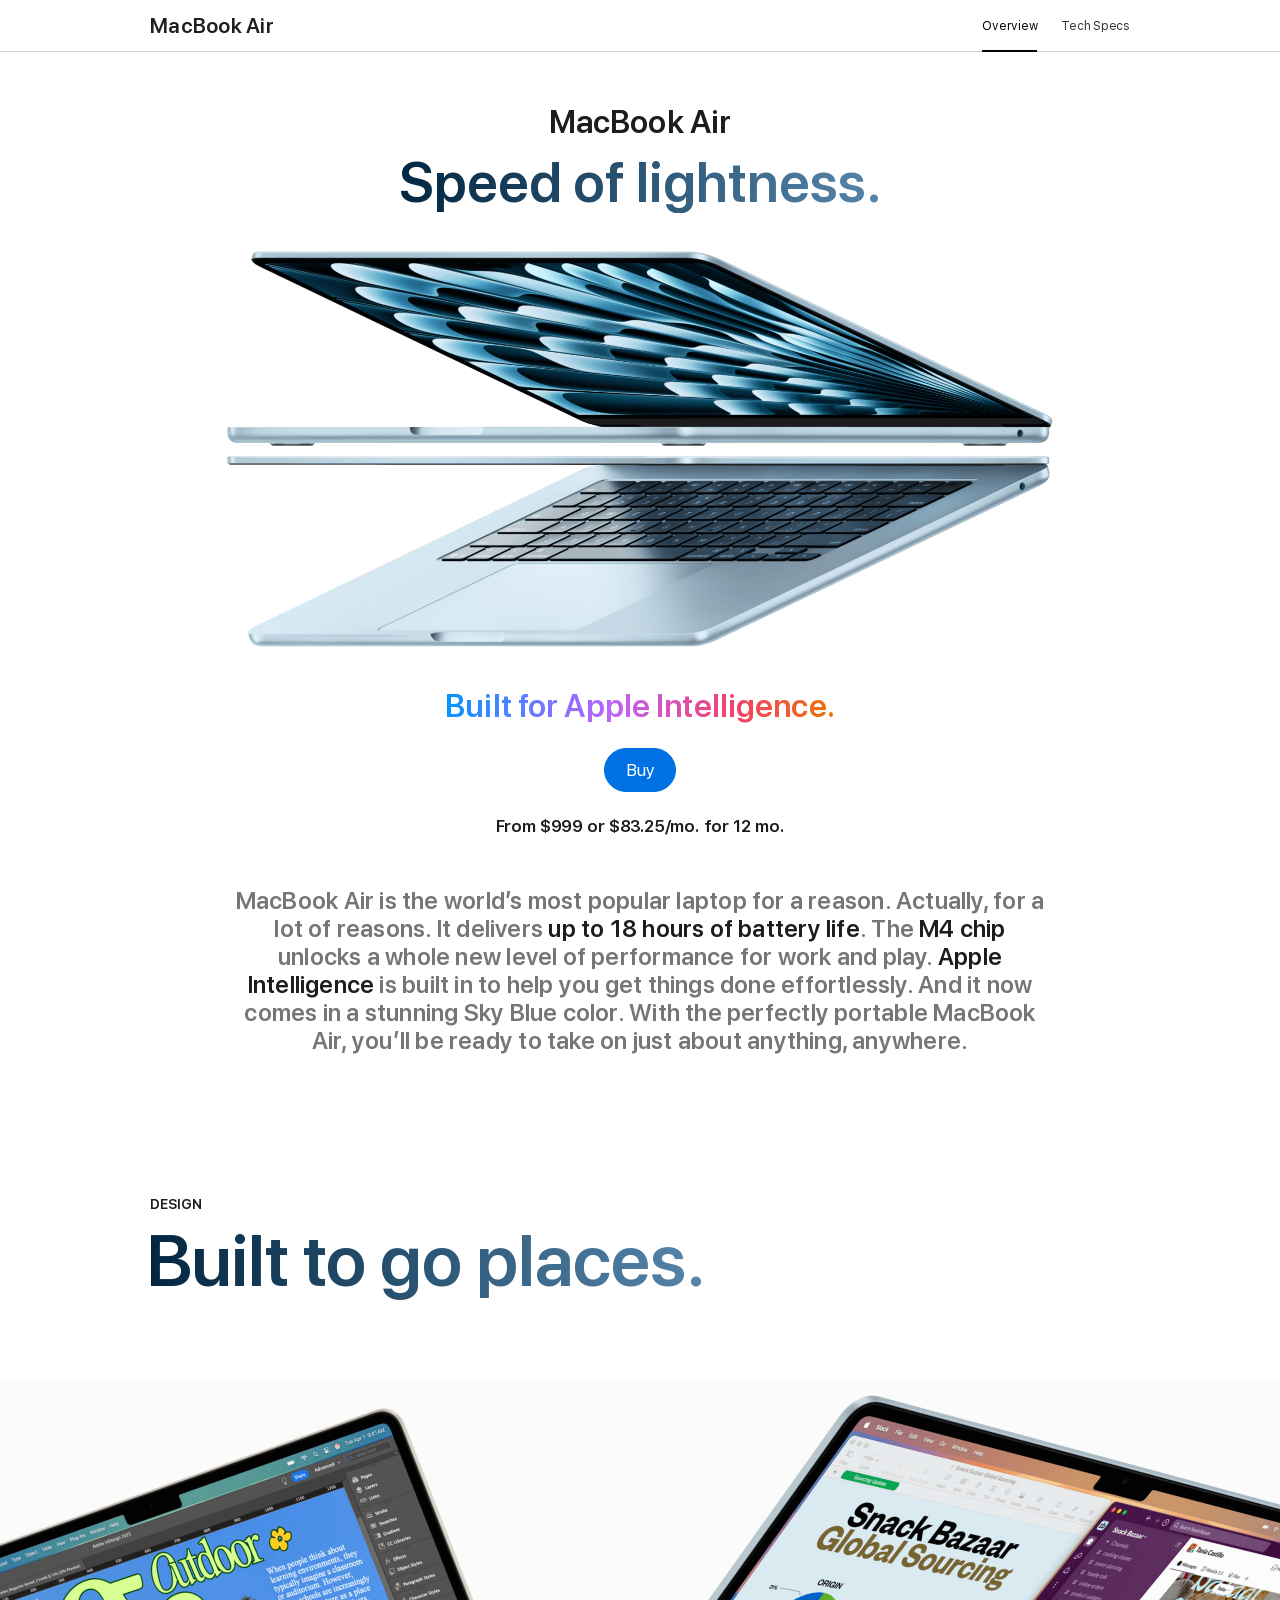
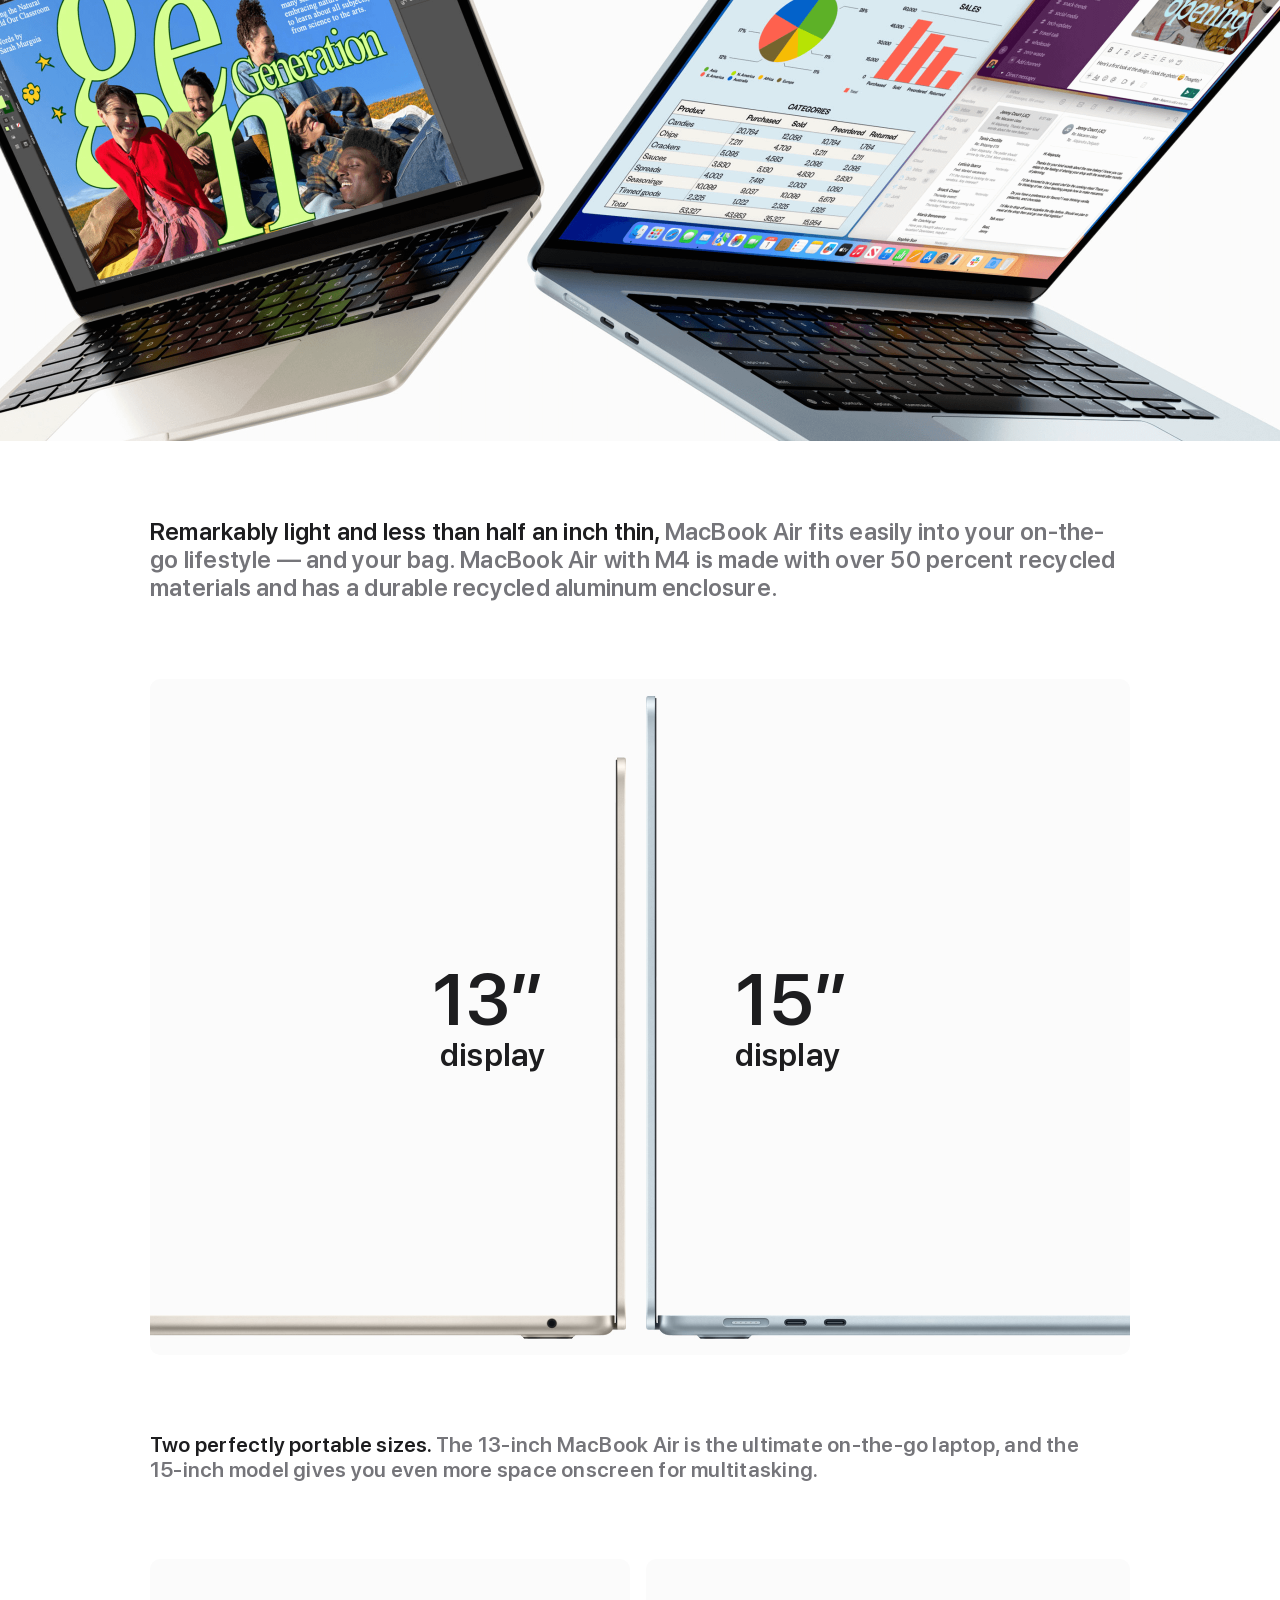
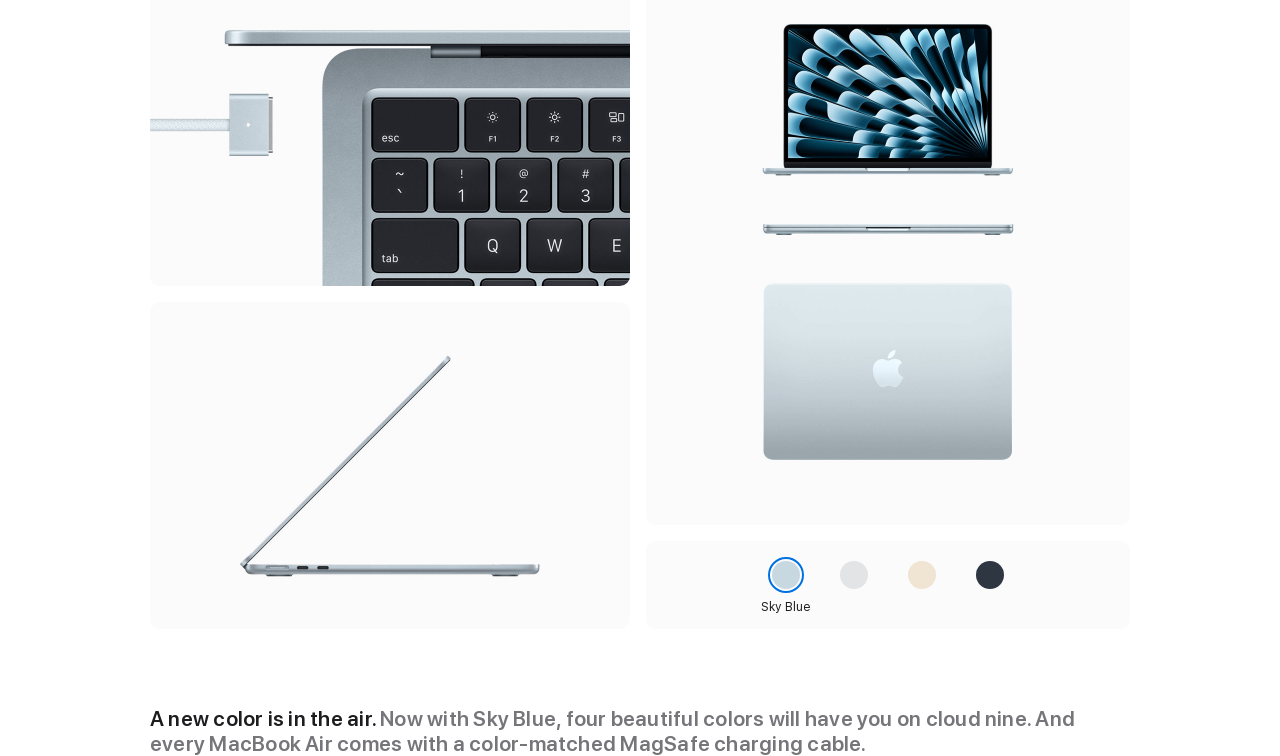
<file: index.html>
<!DOCTYPE html>
<html lang="en">
  <head>
    <meta charset="UTF-8" />
    <meta http-equiv="X-UA-Compatible" content="ie=edge" />
    <meta name="viewport" content="width=device-width, initial-scale=1.0, viewport-fit=cover" />
    <meta name="description" content="MacBook Air laptop with the superfast M4 chip. Built for Apple Intelligence. Lightweight, with all-day battery life. Now in a new Sky Blue color." />
    <title>MacBook Air</title>
    <link rel="icon" type="image/x-icon" href="public/favicon.ico" />
    <link rel="stylesheet" type="text/css" href="css/styles.css" />
  </head>
  <body>
    <header>
      <div class="content">
        <h1 class="sf-pro-display-semibold">MacBook&nbsp;Air</h1>
        <button aria-label="menu">
          <svg viewBox="0 0 16 9" style="width: 16px; height: 9px">
            <polyline
              shape-rendering="geometricPrecision"
              stroke="currentColor"
              stroke-linecap="round"
              vector-effect="non-scaling-stroke"
              stroke-linejoin="round"
              fill="none"
              fill-rule="evenodd"
              points="15.265 .835 8 8.167 .735 .835"
            ></polyline>
          </svg>
        </button>
        <nav>
          <ul>
            <li>
              <a href="/" class="active">Overview</a>
            </li>
            <li>
              <a href="pages/tech.html">Tech Specs</a>
            </li>
          </ul>
        </nav>
      </div>
    </header>
    <div></div>
    <main>
      <section class="welcome">
        <div class="content">
          <h2 class="sf-pro-display-semibold almost-black">MacBook&nbsp;Air</h2>
          <p class="heading-gradient sf-pro-display-semibold">
            <span class="heading-gradient-text">Speed of lightness.</span>
          </p>
          <picture>
            <source srcset="assets/images/hero-large.png" media="(min-width:66.75rem)" />
            <source srcset="assets/images/hero-medium.png" media="(min-width:45.875rem)" />
            <source srcset="assets/images/hero-small.png" />
            <img src="assets/images/hero-large.png" alt="Two open MacBook Air laptops in Sky Blue color forming arrow shape, emphasizing narrow profile" />
          </picture>
          <div class="description">
            <p class="ai-gradient sf-pro-display-semibold">
              <span class="ai-gradient-text">Built for Apple&nbsp;Intelligence.</span>
            </p>
            <a class="button" href="https://www.apple.com/shop/buy-mac/macbook-air">Buy</a>
            <p class="price sf-pro-text-semibold almost-black">From $999 or $83.25/mo. for 12 mo.</p>
            <p class="info sf-pro-display-semibold">
              MacBook Air is the world’s most popular laptop for a reason. Actually, for a lot of reasons. It delivers <em>up to 18 hours of battery life</em>. The <em>M4 chip</em> unlocks a whole new
              level of performance for work and play. <em>Apple Intelligence</em> is built in to help you get things done effortlessly. And it now comes in a stunning Sky Blue color. With the
              perfectly portable MacBook Air, you’ll be ready to take on just about anything, anywhere.
            </p>
          </div>
        </div>
      </section>
      <section class="design">
        <div class="content">
          <h2 class="sf-pro-text-semibold almost-black">Design</h2>
          <p class="heading-gradient-text sf-pro-display-semibold">Built to go places.</p>
          <picture class="picture-1">
            <source srcset="assets/images/design-built-large.png" media="(min-width:66.75rem)" />
            <source srcset="assets/images/design-built-medium.png" media="(min-width:45.875rem)" />
            <source srcset="assets/images/design-built-small.png" />
            <img
              src="assets/images/design-built-large.png"
              alt="Partially open 13-inch and 15-inch MacBook Air  — one screen shows design work in progress, the other shows multitasking across email and spreadsheets"
            />
          </picture>
          <p class="info sf-pro-display-semibold">
            <em>Remarkably light and less than half an inch thin,</em> MacBook&nbsp;Air fits easily into your on-the-go lifestyle — and your bag. MacBook&nbsp;Air with M4 is made with over
            50&nbsp;percent recycled materials and has a durable recycled aluminum&nbsp;enclosure.
          </p>
          <div class="size">
            <picture class="picture-2">
              <source srcset="assets/images/design-sizes-large.png" media="(min-width:66.75rem)" />
              <source srcset="assets/images/design-sizes-medium.png" media="(min-width:45.875rem)" />
              <source srcset="assets/images/design-sizes-small.png" />
              <img src="assets/images/design-sizes-large.png" alt="13-inch and 15-inch MacBook Air back-to-back, showing size difference" />
            </picture>
            <div class="size-info sf-pro-display-semibold almost-black">
              <div>
                <span>13”</span>
                <span>display</span>
              </div>
              <div>
                <span>15”</span>
                <span>display</span>
              </div>
            </div>
          </div>
          <p class="info-2 sf-pro-display-semibold">
            <em>Two perfectly portable sizes.</em> The 13‑inch MacBook&nbsp;Air is the ultimate on-the-go laptop, and the 15‑inch&nbsp;model gives you even more space onscreen for&nbsp;multitasking.
          </p>
          <div class="container">
            <div class="gallery">
              <picture class="picture-3">
                <source srcset="assets/images/design-top-skyblue-large.png" media="(min-width:66.75rem)" />
                <source srcset="assets/images/design-top-skyblue-medium.png" media="(min-width:45.875rem)" />
                <source srcset="assets/images/design-top-skyblue-small.png" />
                <img src="assets/images/design-top-skyblue-large.png" alt="Front and top view of MacBook Air in Sky Blue color" />
              </picture>
              <picture class="picture-3" style="display: none">
                <source srcset="assets/images/design-top-silver-large.png" media="(min-width:66.75rem)" />
                <source srcset="assets/images/design-top-silver-medium.png" media="(min-width:45.875rem)" />
                <source srcset="assets/images/design-top-silver-small.png" />
                <img src="assets/images/design-top-silver-large.png" alt="Front and top view of MacBook Air in Silver color" />
              </picture>
              <picture class="picture-3" style="display: none">
                <source srcset="assets/images/design-top-starlight-large.png" media="(min-width:66.75rem)" />
                <source srcset="assets/images/design-top-starlight-medium.png" media="(min-width:45.875rem)" />
                <source srcset="assets/images/design-top-starlight-small.png" />
                <img src="assets/images/design-top-starlight-large.png" alt="Front and top view of MacBook Air in Starlight color" />
              </picture>
              <picture class="picture-3" style="display: none">
                <source srcset="assets/images/design-top-midnight-large.png" media="(min-width:66.75rem)" />
                <source srcset="assets/images/design-top-midnight-medium.png" media="(min-width:45.875rem)" />
                <source srcset="assets/images/design-top-midnight-small.png" />
                <img src="assets/images/design-top-midnight-large.png" alt="Front and top view of MacBook Air in Midnight color" />
              </picture>
              <div class="color-picker almost-black">
                <div class="skyblue">
                  <input type="radio" name="color" id="skyblue" checked />
                  <label for="skyblue" aria-label="skyblue">
                    <span><div></div></span>
                    <span>Sky Blue</span>
                  </label>
                </div>
                <div class="silver">
                  <input type="radio" name="color" id="silver" />
                  <label for="silver" aria-label="silver">
                    <span><div></div></span>
                    <span>Silver</span>
                  </label>
                </div>
                <div class="starlight">
                  <input type="radio" name="color" id="starlight" />
                  <label for="starlight" aria-label="starlight">
                    <span><div></div></span>
                    <span>Starlight</span>
                  </label>
                </div>
                <div class="midnight">
                  <input type="radio" name="color" id="midnight" />
                  <label for="midnight" aria-label="midnight">
                    <span><div></div></span>
                    <span>Midnight</span>
                  </label>
                </div>
              </div>
            </div>
            <div class="gallery">
              <div>
                <picture class="picture-4">
                  <source srcset="assets/images/design-magsafe-skyblue-large.png" media="(min-width:66.75rem)" />
                  <source srcset="assets/images/design-magsafe-skyblue-medium.png" media="(min-width:45.875rem)" />
                  <source srcset="assets/images/design-magsafe-skyblue-small.png" />
                  <img src="assets/images/design-magsafe-skyblue-large.png" alt="MacBook Air in Sky Blue color with color-matched MagSafe cable" />
                </picture>
                <picture class="picture-4" style="display: none">
                  <source srcset="assets/images/design-magsafe-silver-large.png" media="(min-width:66.75rem)" />
                  <source srcset="assets/images/design-magsafe-silver-medium.png" media="(min-width:45.875rem)" />
                  <source srcset="assets/images/design-magsafe-silver-small.png" />
                  <img src="assets/images/design-magsafe-silver-large.png" alt="MacBook Air in Silver color with color-matched MagSafe cable" />
                </picture>
                <picture class="picture-4" style="display: none">
                  <source srcset="assets/images/design-magsafe-starlight-large.png" media="(min-width:66.75rem)" />
                  <source srcset="assets/images/design-magsafe-starlight-medium.png" media="(min-width:45.875rem)" />
                  <source srcset="assets/images/design-magsafe-starlight-small.png" />
                  <img src="assets/images/design-magsafe-starlight-large.png" alt="MacBook Air in Starlight color with color-matched MagSafe cable" />
                </picture>
                <picture class="picture-4" style="display: none">
                  <source srcset="assets/images/design-magsafe-midnight-large.png" media="(min-width:66.75rem)" />
                  <source srcset="assets/images/design-magsafe-midnight-medium.png" media="(min-width:45.875rem)" />
                  <source srcset="assets/images/design-magsafe-midnight-small.png" />
                  <img src="assets/images/design-magsafe-midnight-large.png" alt="MacBook Air in Midnight color with color-matched MagSafe cable" />
                </picture>
              </div>
              <div>
                <picture class="picture-5">
                  <source srcset="assets/images/design-side-skyblue-large.png" media="(min-width:66.75rem)" />
                  <source srcset="assets/images/design-side-skyblue-medium.png" />
                  <img src="assets/images/design-side-skyblue-large.png" alt="Side view of MacBook Air in Sky Blue color" />
                </picture>
                <picture class="picture-5" style="display: none">
                  <source srcset="assets/images/design-side-silver-large.png" media="(min-width:66.75rem)" />
                  <source srcset="assets/images/design-side-silver-medium.png" />
                  <img src="assets/images/design-side-silver-large.png" alt="Side view of MacBook Air in Silver color" />
                </picture>
                <picture class="picture-5" style="display: none">
                  <source srcset="assets/images/design-side-starlight-large.png" media="(min-width:66.75rem)" />
                  <source srcset="assets/images/design-side-starlight-medium.png" />
                  <img src="assets/images/design-side-starlight-large.png" alt="Side view of MacBook Air in Starlight color" />
                </picture>
                <picture class="picture-5" style="display: none">
                  <source srcset="assets/images/design-side-midnight-large.png" media="(min-width:66.75rem)" />
                  <source srcset="assets/images/design-side-midnight-medium.png" />
                  <img src="assets/images/design-side-midnight-large.png" alt="Side view of MacBook Air in Midnight color" />
                </picture>
              </div>
            </div>
          </div>
          <p class="info-2 sf-pro-display-semibold">
            <em>A new color is in the air.</em> Now with Sky&nbsp;Blue, four beautiful colors will have you on cloud nine. And every MacBook&nbsp;Air comes with a color-matched MagSafe
            charging&nbsp;cable.
          </p>
        </div>
      </section>
    </main>
    <footer></footer>
    <script type="text/javascript" src="js/scripts.js"></script>
  </body>
</html>
</file>
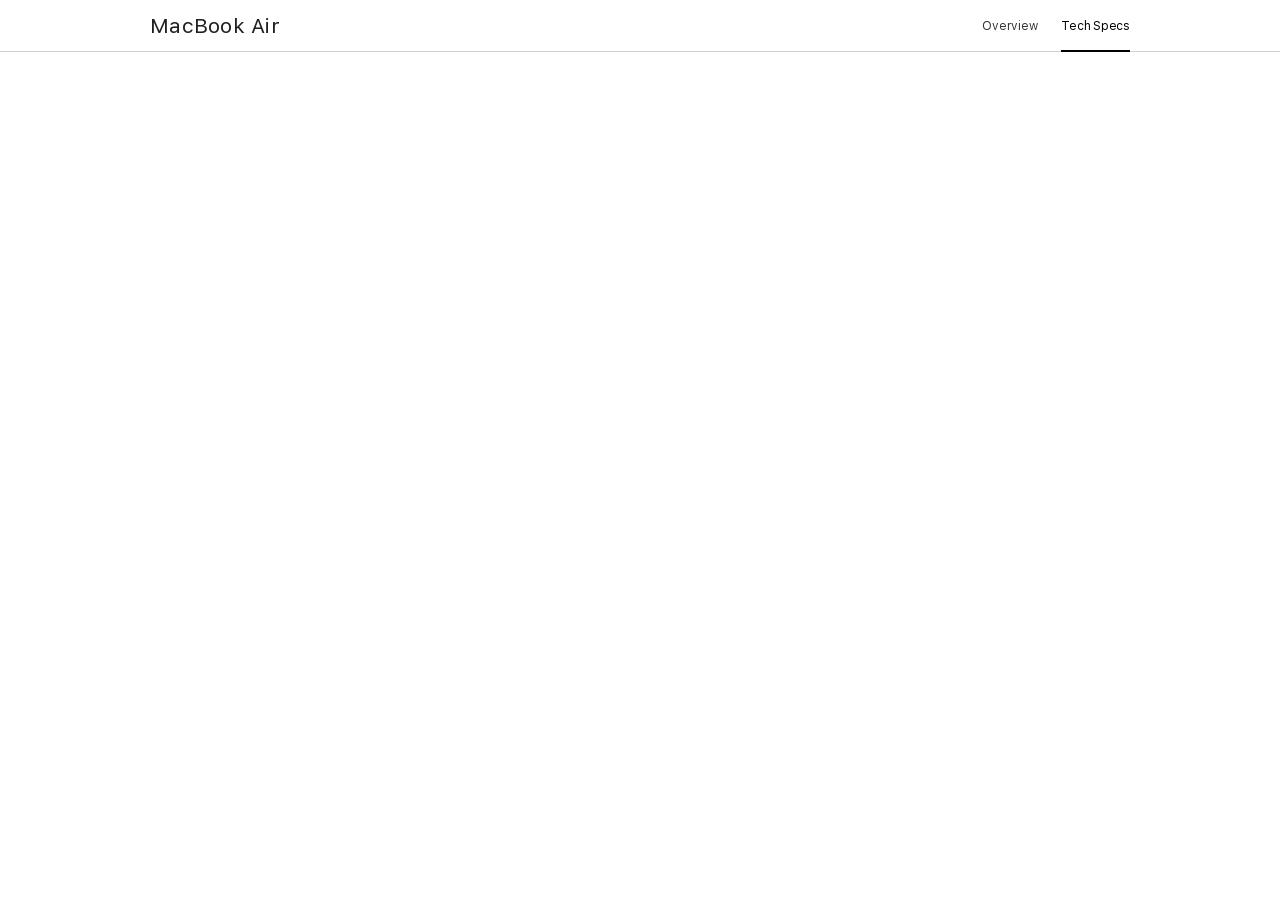
<file: pages/tech.html>
<!DOCTYPE html>
<html lang="en">
  <head>
    <meta charset="UTF-8" />
    <meta http-equiv="X-UA-Compatible" content="ie=edge" />
    <meta name="viewport" content="width=device-width, initial-scale=1.0, viewport-fit=cover" />
    <meta name="description" content="MacBook Air laptop with the superfast M4 chip. Built for Apple Intelligence. Lightweight, with all-day battery life. Now in a new Sky Blue color." />
    <title>MacBook Air</title>
    <link rel="stylesheet" type="text/css" href="../css/styles.css" />
  </head>
  <body>
    <header>
      <div class="content">
        <h1>MacBook&nbsp;Air</h1>
        <button>
          <svg viewBox="0 0 16 9" style="width: 16px; height: 9px">
            <polyline
              shape-rendering="geometricPrecision"
              stroke="currentColor"
              stroke-linecap="round"
              vector-effect="non-scaling-stroke"
              stroke-linejoin="round"
              fill="none"
              fill-rule="evenodd"
              points="15.265 .835 8 8.167 .735 .835"
            ></polyline>
          </svg>
        </button>
        <nav>
          <ul>
            <li>
              <a href="/">Overview</a>
            </li>
            <li>
              <a href="tech.html" class="active">Tech Specs</a>
            </li>
          </ul>
        </nav>
      </div>
    </header>
    <div class="curtain"></div>
    <main></main>
    <footer></footer>
    <script type="text/javascript" src="../js/scripts.js"></script>
  </body>
</html>
</file>
<file: css/styles.css>
@import url("resets.css");
@import url("fonts.css");
@import url("variables.css");

html {
  font-family: var(--font-SF-Pro-Text-Regular);
}

body {
  min-width: 20rem;
  background-color: var(--color-white);
  color: var(--color-medium-grey);
  font-size: 1.0625rem;
  line-height: 1.4705882353;
  letter-spacing: -0.022em;
}

:focus-visible {
  outline-color: var(--color-dodger-blue);
}

/* ===== Utilities ===== */

.sf-pro-display-semibold {
  font-family: var(--font-SF-Pro-Display-Semibold);
}

.sf-pro-text-semibold {
  font-family: var(--font-SF-Pro-Text-Semibold);
}

.ai-gradient-text,
.heading-gradient-text {
  color: var(--color-white);
  background-clip: text;
  -webkit-text-fill-color: transparent;
  display: inline-block;
}

.ai-gradient-text {
  background-image: var(--ai-gradient);
}

.heading-gradient-text {
  background-image: var(--heading-gradient);
}

.button {
  background-color: var(--color-dodger-blue);
  color: var(--color-white);
  text-align: center;
  border: 1px solid var(--color-dodger-blue);
  border-radius: 100px;
  white-space: nowrap;
}

em {
  font-style: normal;
  color: var(--color-almost-black);
}

.almost-black {
  color: var(--color-almost-black);
}

.content {
  padding: 0 1rem;
  max-width: 64rem;
  margin: 0 auto;
}

.welcome .content,
.design .content {
  max-width: 25.4375rem;
}

@media only screen and (min-width: 45.875rem) {
  .welcome .content,
  .design .content {
    max-width: 46rem;
  }
}

@media only screen and (min-width: 52.125rem) {
  .content {
    padding: 0 1.375rem;
  }
}

@media only screen and (min-width: 66.75rem) {
  .welcome .content,
  .design .content {
    max-width: 64rem;
  }
}

/* ===== Header ===== */

header {
  background-color: var(--color-alpha-white);
  color: var(--color-black);
  border-bottom: 1px solid var(--color-silver);
  -webkit-backdrop-filter: saturate(180%) blur(20px);
  backdrop-filter: saturate(180%) blur(20px);
  min-height: 48px;
  position: fixed;
  top: 0;
  left: 0;
  right: 0;
  z-index: 2;
  padding: 0.6875rem 0;
}

header.nav-open {
  background-color: var(--color-white);
}

header .content {
  display: flex;
  align-items: center;
  flex-wrap: wrap;
  margin-top: 0.0625rem;
}

header h1 {
  font-size: 1.1875rem;
  line-height: 1.2622;
  letter-spacing: 0.012em;
  opacity: 0.88;
  margin-right: auto;
}

header button {
  --size: 1.4985rem;
  height: var(--size);
  width: var(--size);
}

header button svg {
  margin-left: auto;
  transition: transform 300ms linear;
}

header.nav-open button svg {
  transform: rotateX(180deg);
}

header nav {
  width: 100%;
  height: 0;
  opacity: 0;
  visibility: hidden;
  overflow: hidden;
  transition: all 600ms linear;
}

header.nav-open nav {
  height: inherit;
  opacity: inherit;
  visibility: inherit;
  overflow: inherit;
}

header ul {
  padding: 1.3125rem 1rem 1rem;
}

header li a {
  font-size: 0.875rem;
  line-height: 1.3;
  letter-spacing: -0.02em;
  height: 34px;
  display: flex;
  align-items: center;
  opacity: 0.8;
  position: relative;
}

header li .active {
  opacity: 1;
}

header li .active::before {
  content: "";
  width: 2px;
  height: 0.75rem;
  position: absolute;
  background-color: var(--color-black);
  left: -1rem;
}

header + div {
  position: fixed;
  top: 0;
  bottom: 0;
  left: 0;
  right: 0;
  height: 100vh;
  background-color: var(--color-alpha-white);
  -webkit-backdrop-filter: blur(20px);
  backdrop-filter: blur(20px);
  z-index: 1;
  opacity: 0;
  visibility: hidden;
}

header + div.curtain-open {
  opacity: inherit;
  visibility: inherit;
}

@media only screen and (min-width: 52.125rem) {
  header button {
    display: none;
  }

  header nav {
    height: inherit;
    opacity: inherit;
    visibility: inherit;
    overflow: inherit;
    width: inherit;
  }

  header ul {
    padding: 0;
    display: flex;
  }

  header li a {
    font-size: 0.75rem;
    line-height: 22px;
    height: auto;
    margin-left: 1.5rem;
  }

  header li .active::before {
    width: 100%;
    height: 2px;
    left: inherit;
    bottom: -0.8125rem;
  }
}

@media only screen and (min-width: 66.75rem) {
  header h1 {
    font-size: 1.3125rem;
    line-height: 1.3335;
  }

  header li .active::before {
    bottom: -0.938rem;
  }
}

/* ===== Section - Welcome ===== */

.welcome {
  margin-top: 3rem;
  padding: 2.5rem 0 5.9375rem;
}

.welcome h2 {
  text-align: center;
  font-size: 1.3125rem;
  line-height: 1.1666666667;
  letter-spacing: 0.009em;
  margin-bottom: 0.5rem;
}

.welcome .heading-gradient {
  text-align: center;
  font-size: 2.5rem;
  line-height: 1.1;
  letter-spacing: 0em;
}

.welcome picture {
  max-width: 18.969rem;
  margin: 2.3125rem auto 2.8rem;
}

.welcome .description {
  text-align: center;
}

.welcome .ai-gradient {
  font-size: 1.3125rem;
  line-height: 1.1904761905;
  letter-spacing: 0.011em;
}

.welcome .button {
  font-size: 1.0625rem;
  line-height: 1.1764805882;
  letter-spacing: -0.022em;
  padding: 0.6875rem 1.3125rem;
  display: inline-block;
  margin: 1rem 0;
}

.welcome .price {
  white-space: nowrap;
  font-size: 0.875rem;
  line-height: 1.2857742857;
  letter-spacing: -0.016em;
}

.welcome .info {
  font-size: 1.3125rem;
  line-height: 1.1904761905;
  letter-spacing: 0.011em;
  max-width: 23.4375rem;
  margin: 3.125rem auto 0;
}

@media only screen and (min-width: 45.875rem) {
  .welcome {
    padding: 5.625rem 0 8.4375rem;
  }

  .welcome h2 {
    font-size: 1.75rem;
    line-height: 1.1428571429;
    letter-spacing: 0.007em;
  }

  .welcome .heading-gradient {
    font-size: 3.5rem;
    line-height: 1.0714285714;
    margin-top: 0.875rem;
  }

  .welcome picture {
    max-width: 45.3125rem;
    margin: 4.6875rem auto;
  }

  .welcome .ai {
    font-size: 1.75rem;
    line-height: 1.1428571429;
    letter-spacing: 0.007em;
  }

  .welcome .price {
    font-size: 1.0625rem;
    line-height: 1.2353641176;
    letter-spacing: -0.022em;
  }

  .welcome .info {
    max-width: 36rem;
  }
}

@media only screen and (min-width: 66.75rem) {
  .welcome {
    margin-top: 3.25rem;
    padding: 3.25rem 0 8.75rem;
  }

  .welcome h2 {
    font-size: 2rem;
    line-height: 1.125;
    letter-spacing: 0.004em;
  }

  .welcome .heading-gradient {
    font-size: 3.5rem;
    margin-top: 0.8125rem;
  }

  .welcome picture {
    max-width: 51.625rem;
    margin: 2.375rem auto 2.6rem;
  }

  .welcome .ai-gradient {
    font-size: 2rem;
    line-height: 1.125;
    letter-spacing: 0.004em;
  }

  .welcome .button {
    margin: 1.5rem 0;
  }

  .welcome .info {
    font-size: 1.5rem;
    line-height: 1.1666666667;
    letter-spacing: 0.009em;
    max-width: 51rem;
  }
}

/* ===== Section - Design ===== */

.design {
  overflow-x: hidden;
}

.design h2 {
  text-transform: uppercase;
  font-size: 0.875rem;
  line-height: 1.2857742857;
  letter-spacing: -0.016em;
}

.design .heading-gradient-text {
  line-height: 1.1;
  letter-spacing: 0em;
  font-size: 2.5rem;
  margin-top: 0.375rem;
  margin-left: -0.0625rem;
}

.design .picture-1,
.design .size,
.design .container {
  margin: 4.8125rem 0;
}

.design .picture-1 {
  width: 35.75rem;
  position: relative;
  left: 50%;
  transform: translateX(-50%);
  padding: 1rem;
  box-sizing: content-box;
  background-color: var(--color-pale-white);
  border-radius: var(--radius-image);
}

.design .info {
  font-size: 1.3125rem;
  line-height: 1.1904761905;
  letter-spacing: 0.011em;
}

.design .size {
  position: relative;
  max-width: 23.375rem;
  padding: 1rem 0;
  background-color: var(--color-pale-white);
  border-radius: var(--radius-image);
}

.design .size-info {
  position: absolute;
  top: 0;
  bottom: 0;
  left: 0;
  right: 0;
  display: flex;
  align-items: center;
  justify-content: center;
}

.design .size-info div:first-child,
.design .size-info div:last-child {
  width: 100%;
  display: flex;
  flex-direction: column;
}

.design .size-info div:first-child {
  text-align: right;
  margin-right: 2.5rem;
}

.design .size-info div:last-child {
  margin-left: 2.5rem;
}

.design .size-info div span:first-child {
  font-size: 2.5rem;
  line-height: 1.1;
  letter-spacing: 0em;
}

.design .size-info div span:last-child {
  font-size: 1.1875rem;
  line-height: 1.21053;
  letter-spacing: 0.012em;
}

.design .info-2 {
  font-size: 1.1875rem;
  line-height: 1.21053;
  letter-spacing: 0.012em;
}

.design .picture-3 {
  padding: 4rem 1rem;
  background-color: var(--color-pale-white);
  margin-bottom: 1rem;
  border-radius: var(--radius-image);
}

.design .picture-3 img {
  width: 15.75rem;
  margin: 0 auto;
}

.design .color-picker {
  display: flex;
  flex-direction: row;
  align-items: center;
  justify-content: center;
  padding: 1rem 0 2.25rem;
  background-color: var(--color-pale-white);
  border-radius: var(--radius-image);
}

.design .color-picker input {
  position: absolute;
  clip: rect(1px, 1px, 1px, 1px);
  clip-path: inset(0px 0px 99.9% 99.9%);
  overflow: hidden;
  height: 1px;
  width: 1px;
}

.design .color-picker input:checked + label span:first-child {
  cursor: default;
  border-color: var(--color-dodger-blue);
}

.design .color-picker input:checked + label span:last-child {
  opacity: 1;
  visibility: visible;
}

.design .color-picker input:focus-visible + label span:first-child {
  outline: 2px solid var(--color-dodger-blue);
  outline-offset: 2px;
}

.design .color-picker label {
  display: block;
  padding: 0 1rem;
  position: relative;
}

.design .color-picker .skyblue span:first-child div {
  background-color: #c8d8e0;
}

.design .color-picker .silver span:first-child div {
  background-color: #e3e4e6;
}

.design .color-picker .starlight span:first-child div {
  background-color: #f0e4d3;
}

.design .color-picker .midnight span:first-child div {
  background-color: #2e3642;
}

.design .color-picker label span:first-child {
  padding: 0.125rem;
  display: block;
  border-radius: 100px;
  border: 2px solid transparent;
  cursor: pointer;
}

.design .color-picker label span:first-child div {
  width: 1.75rem;
  height: 1.75rem;
  border-radius: 100px;
}

.design .color-picker label span:last-child {
  font-size: 0.75rem;
  line-height: 1.3333733333;
  letter-spacing: -0.01em;
  white-space: nowrap;
  position: absolute;
  left: 50%;
  transform: translateX(-50%);
  margin-top: 0.375rem;
  opacity: 0;
  visibility: hidden;
}

.design .container .gallery:first-child {
  margin-bottom: 1rem;
}

.design .picture-4 {
  overflow: hidden;
  border-radius: var(--radius-image);
}

.design .container .gallery:last-child div:last-child {
  display: none;
}

.design .picture-5 {
  border-radius: var(--radius-image);
}

@media only screen and (min-width: 45.875rem) {
  .design .heading-gradient-text {
    line-height: 1.0714285714;
    font-size: 3.5rem;
    margin-top: 0.5rem;
    margin-left: -0.125rem;
  }

  .design .picture-1 {
    width: 52.469rem;
    padding-bottom: 0;
  }

  .design .size {
    max-width: inherit;
  }

  .design .size-info div:first-child {
    margin-right: 4.5rem;
  }

  .design .size-info div:last-child {
    margin-left: 4.5rem;
  }

  .design .size-info div span:first-child {
    font-size: 3.5rem;
    line-height: 1.0714285714;
  }

  .design .size-info div span:last-child {
    font-size: 1.75rem;
    line-height: 1.1428571429;
    letter-spacing: 0.007em;
  }

  .design .container {
    display: flex;
  }

  .design .container .gallery:first-child {
    width: 100%;
    margin-left: 1rem;
    margin-bottom: 0;
  }

  .design .picture-3 img {
    width: 11.25rem;
  }

  .design .container .gallery:last-child {
    order: -1;
    display: flex;
    flex-direction: column;
  }

  .design .container .gallery:last-child div {
    height: 100%;
  }

  .design .container .gallery:last-child div:first-child {
    margin-bottom: 1rem;
  }

  .design .container .gallery:last-child div:last-child {
    display: block;
  }

  .design .picture-4 {
    height: 100%;
    width: 21.25rem;
    display: flex;
    background-color: var(--color-pale-white);
  }

  .design .picture-4 img {
    margin-top: auto;
  }

  .design .picture-5 {
    height: 100%;
    display: flex;
    align-items: center;
    justify-content: center;
    background-color: var(--color-pale-white);
  }

  .design .picture-5 img {
    width: 13.375rem;
  }
}

@media only screen and (min-width: 66.75rem) {
  .design .heading-gradient-text {
    line-height: 1.11;
    font-size: 4.5rem;
    margin-left: -0.1875rem;
  }

  .design .picture-1 {
    width: 89.25rem;
  }

  .design .info {
    font-size: 1.5rem;
    line-height: 1.16667;
    letter-spacing: 0.009em;
  }

  .design .size-info div:first-child {
    margin-right: 5.9325rem;
  }

  .design .size-info div:last-child {
    margin-left: 5.9325rem;
  }

  .design .size-info div span:first-child {
    font-size: 4.5rem;
    line-height: 1.0555555556;
  }

  .design .size-info div span:last-child {
    font-size: 2rem;
    line-height: 1.125;
    letter-spacing: 0.004em;
  }

  .design .info-2 {
    font-size: 1.3125rem;
    line-height: 1.1904761905;
    letter-spacing: 0.011em;
  }

  .design .picture-3 img {
    width: 15.75rem;
  }

  .design .picture-4 {
    width: 30rem;
  }

  .design .picture-5 img {
    width: 18.875rem;
  }
}
</file>
